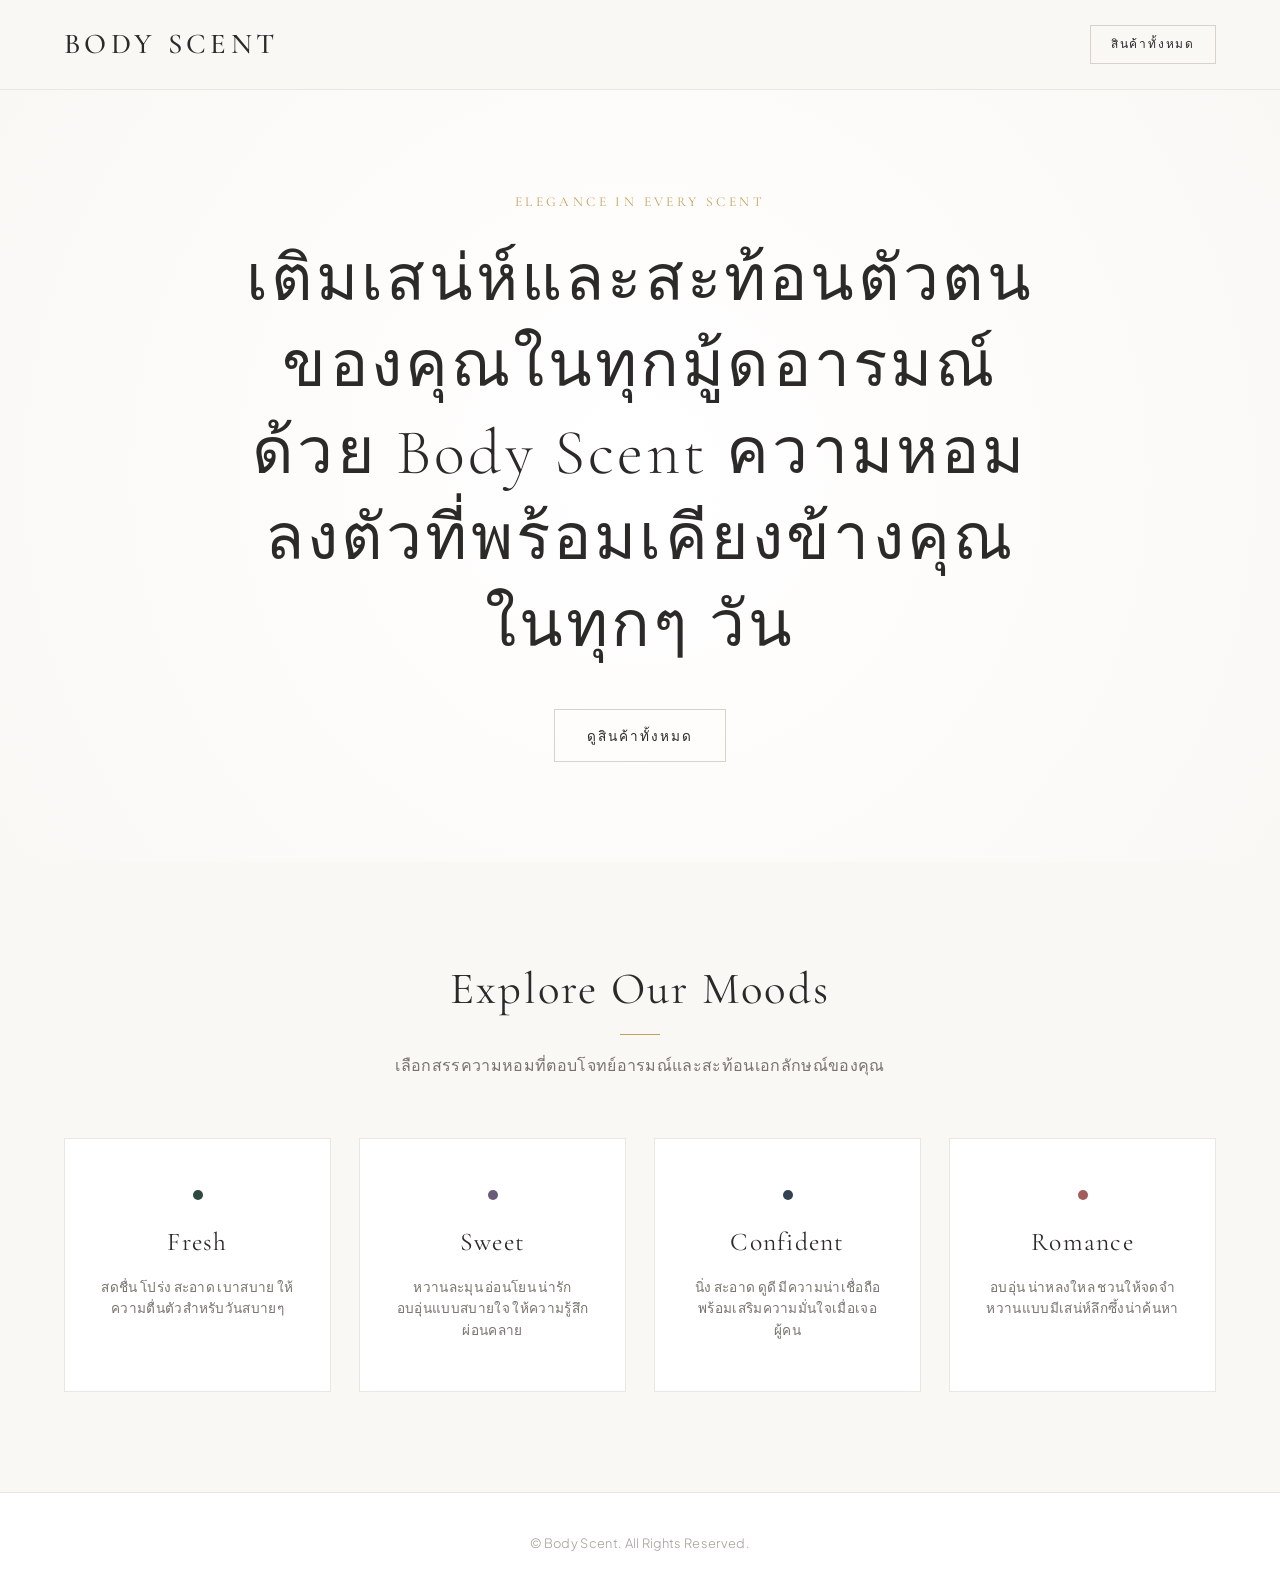
<file: index.html>
<!DOCTYPE html>
<html lang="th">
<head>
  <meta charset="UTF-8">
  <meta name="viewport" content="width=device-width, initial-scale=1.0">
  <title>Body Scent - เติมเสน่ห์และสะท้อนตัวตนของคุณ</title>
  <link rel="stylesheet" href="style.css">
</head>
<body>

  <!-- Header Navigation -->
  <header>
    <div class="container navbar">
      <a href="index.html" class="logo">Body Scent</a>
      <nav>
        <a href="product.html" class="btn btn-outline" style="padding: 8px 20px; font-size: 0.75rem;">สินค้าทั้งหมด</a>
      </nav>
    </div>
  </header>

  <!-- Hero Section -->
  <section class="section-padding text-center" style="min-height: 80vh; display: flex; align-items: center; justify-content: center; background: radial-gradient(circle, #FFFFFF 0%, #FAF8F5 100%);">
    <div class="container" style="max-width: 860px;">
      <p class="brand-font" style="letter-spacing: 0.25em; text-transform: uppercase; font-size: 0.85rem; margin-bottom: 24px; color: var(--accent-gold);">Elegance in Every Scent</p>
      <h1 style="margin-bottom: 32px; font-weight: 300; line-height: 1.35;">
        เติมเสน่ห์และสะท้อนตัวตนของคุณในทุกมู้ดอารมณ์ ด้วย Body Scent ความหอมลงตัวที่พร้อมเคียงข้างคุณในทุกๆ วัน
      </h1>
      <div style="margin-top: 40px;">
        <a href="product.html" class="btn btn-outline">ดูสินค้าทั้งหมด</a>
      </div>
    </div>
  </section>

  <!-- Section: 4 Moods -->
  <section class="section-padding" style="background-color: var(--bg-primary);">
    <div class="container">
      <div class="text-center" style="margin-bottom: 60px;">
        <h2 class="section-title">Explore Our Moods</h2>
        <p>เลือกสรรความหอมที่ตอบโจทย์อารมณ์และสะท้อนเอกลักษณ์ของคุณ</p>
      </div>

      <div class="product-grid" style="grid-template-columns: repeat(auto-fit, minmax(240px, 1fr));">
        
        <!-- Mood 1: Fresh -->
        <a href="product.html?mood=fresh" class="product-card text-center" style="text-decoration: none;">
          <div style="padding: 30px 16px;">
            <div class="mood-dot fresh" style="width: 10px; height: 10px; margin: 0 auto 20px;"></div>
            <h3 style="margin-bottom: 12px; font-family: var(--font-serif);">Fresh</h3>
            <p style="font-size: 0.85rem; line-height: 1.6;">สดชื่น โปร่ง สะอาด เบาสบาย ให้ความตื่นตัวสำหรับวันสบายๆ</p>
          </div>
        </a>

        <!-- Mood 2: Sweet -->
        <a href="product.html?mood=sweet" class="product-card text-center" style="text-decoration: none;">
          <div style="padding: 30px 16px;">
            <div class="mood-dot sweet" style="width: 10px; height: 10px; margin: 0 auto 20px;"></div>
            <h3 style="margin-bottom: 12px; font-family: var(--font-serif);">Sweet</h3>
            <p style="font-size: 0.85rem; line-height: 1.6;">หวานละมุน อ่อนโยน น่ารัก อบอุ่นแบบสบายใจ ให้ความรู้สึกผ่อนคลาย</p>
          </div>
        </a>

        <!-- Mood 3: Confident -->
        <a href="product.html?mood=confident" class="product-card text-center" style="text-decoration: none;">
          <div style="padding: 30px 16px;">
            <div class="mood-dot confident" style="width: 10px; height: 10px; margin: 0 auto 20px;"></div>
            <h3 style="margin-bottom: 12px; font-family: var(--font-serif);">Confident</h3>
            <p style="font-size: 0.85rem; line-height: 1.6;">นิ่ง สะอาด ดูดี มีความน่าเชื่อถือ พร้อมเสริมความมั่นใจเมื่อเจอผู้คน</p>
          </div>
        </a>

        <!-- Mood 4: Romance -->
        <a href="product.html?mood=romance" class="product-card text-center" style="text-decoration: none;">
          <div style="padding: 30px 16px;">
            <div class="mood-dot romance" style="width: 10px; height: 10px; margin: 0 auto 20px;"></div>
            <h3 style="margin-bottom: 12px; font-family: var(--font-serif);">Romance</h3>
            <p style="font-size: 0.85rem; line-height: 1.6;">อบอุ่น น่าหลงใหล ชวนให้จดจำ หวานแบบมีเสน่ห์ลึกซึ้งน่าค้นหา</p>
          </div>
        </a>

      </div>
    </div>
  </section>

  <!-- Footer -->
  <footer style="border-top: 1px solid var(--border-light); padding: 40px 0; background-color: var(--bg-card);" class="text-center">
    <div class="container">
      <p style="font-size: 0.8rem; color: var(--text-light);">&copy; Body Scent. All Rights Reserved.</p>
    </div>
  </footer>

  <script src="script.js"></script>
</body>
</html>
</file>
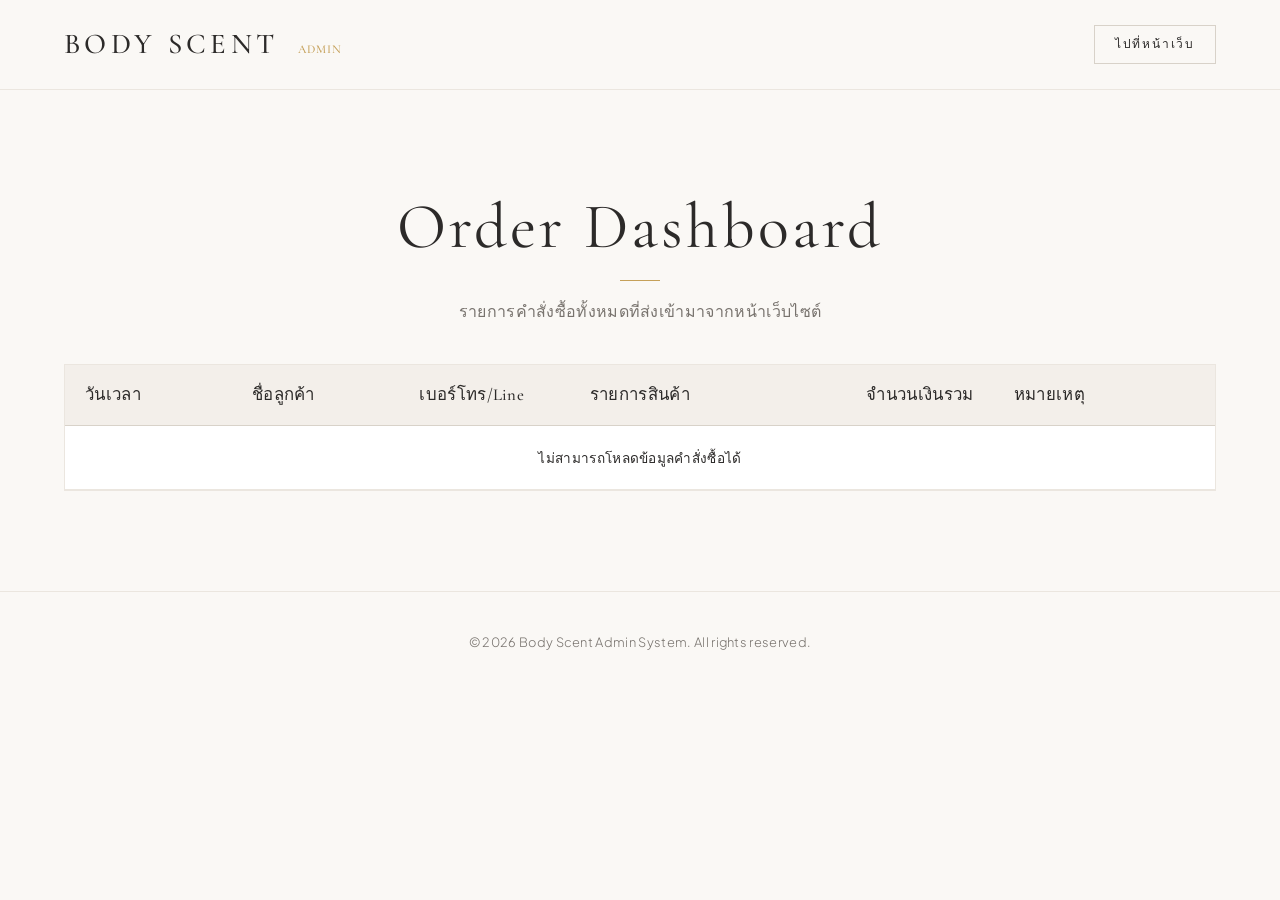
<file: admin.html>
<!DOCTYPE html>
<html lang="th">
<head>
  <meta charset="UTF-8">
  <meta name="viewport" content="width=device-width, initial-scale=1.0">
  <title>ระบบจัดการคำสั่งซื้อ — Body Scent Admin</title>
  <link rel="stylesheet" href="style.css">
  <style>
    /* Styling สำหรับตาราง Admin ให้ดูสะอาดและอ่านง่าย */
    .table-responsive {
      width: 100%;
      overflow-x: auto;
      background-color: var(--bg-card);
      border: 1px solid var(--border-light);
    }

    .admin-table {
      width: 100%;
      border-collapse: collapse;
      text-align: left;
      font-size: 0.85rem;
    }

    .admin-table th {
      padding: 16px 20px;
      background-color: var(--bg-secondary);
      color: var(--text-main);
      font-family: var(--font-serif);
      font-size: 1.05rem;
      font-weight: 500;
      border-bottom: 1px solid var(--border-medium);
      white-space: nowrap;
    }

    .admin-table td {
      padding: 16px 20px;
      border-bottom: 1px solid var(--border-light);
      color: var(--text-main);
      vertical-align: top;
    }

    .admin-table tbody tr:hover {
      background-color: var(--bg-primary);
    }
  </style>
</head>
<body>

  <!-- Navigation -->
  <header>
    <div class="container navbar">
      <a href="index.html" class="logo">Body Scent <span style="font-size: 0.75rem; color: var(--accent-gold); letter-spacing: 0.1em; margin-left: 8px;">ADMIN</span></a>
      <nav>
        <a href="index.html" class="btn btn-outline" style="padding: 8px 20px; font-size: 0.75rem;">ไปที่หน้าเว็บ</a>
      </nav>
    </div>
  </header>

  <main class="container section-padding">
    <div class="text-center" style="margin-bottom: 40px;">
      <h1 class="section-title">Order Dashboard</h1>
      <p>รายการคำสั่งซื้อทั้งหมดที่ส่งเข้ามาจากหน้าเว็บไซต์</p>
    </div>

    <!-- Table Container (script.js จะเติม tr เข้าใน tbody) -->
    <div class="table-responsive">
      <table id="ordersTable" class="admin-table">
        <thead>
          <tr>
            <th style="width: 15%;">วันเวลา</th>
            <th style="width: 15%;">ชื่อลูกค้า</th>
            <th style="width: 15%;">เบอร์โทร/Line</th>
            <th style="width: 25%;">รายการสินค้า</th>
            <th style="width: 10%;">จำนวนเงินรวม</th>
            <th style="width: 20%;">หมายเหตุ</th>
          </tr>
        </thead>
        <tbody>
          <!-- script.js จะดึงข้อมูล CSV มาใส่ให้อัตโนมัติ -->
        </tbody>
      </table>
    </div>
  </main>

  <!-- Footer -->
  <footer style="padding: 40px 0; border-top: 1px solid var(--border-light); text-align: center; font-size: 0.8rem; color: var(--text-light);">
    <div class="container">
      <p>&copy; 2026 Body Scent Admin System. All rights reserved.</p>
    </div>
  </footer>

  <script src="script.js"></script>
</body>
</html>
</file>
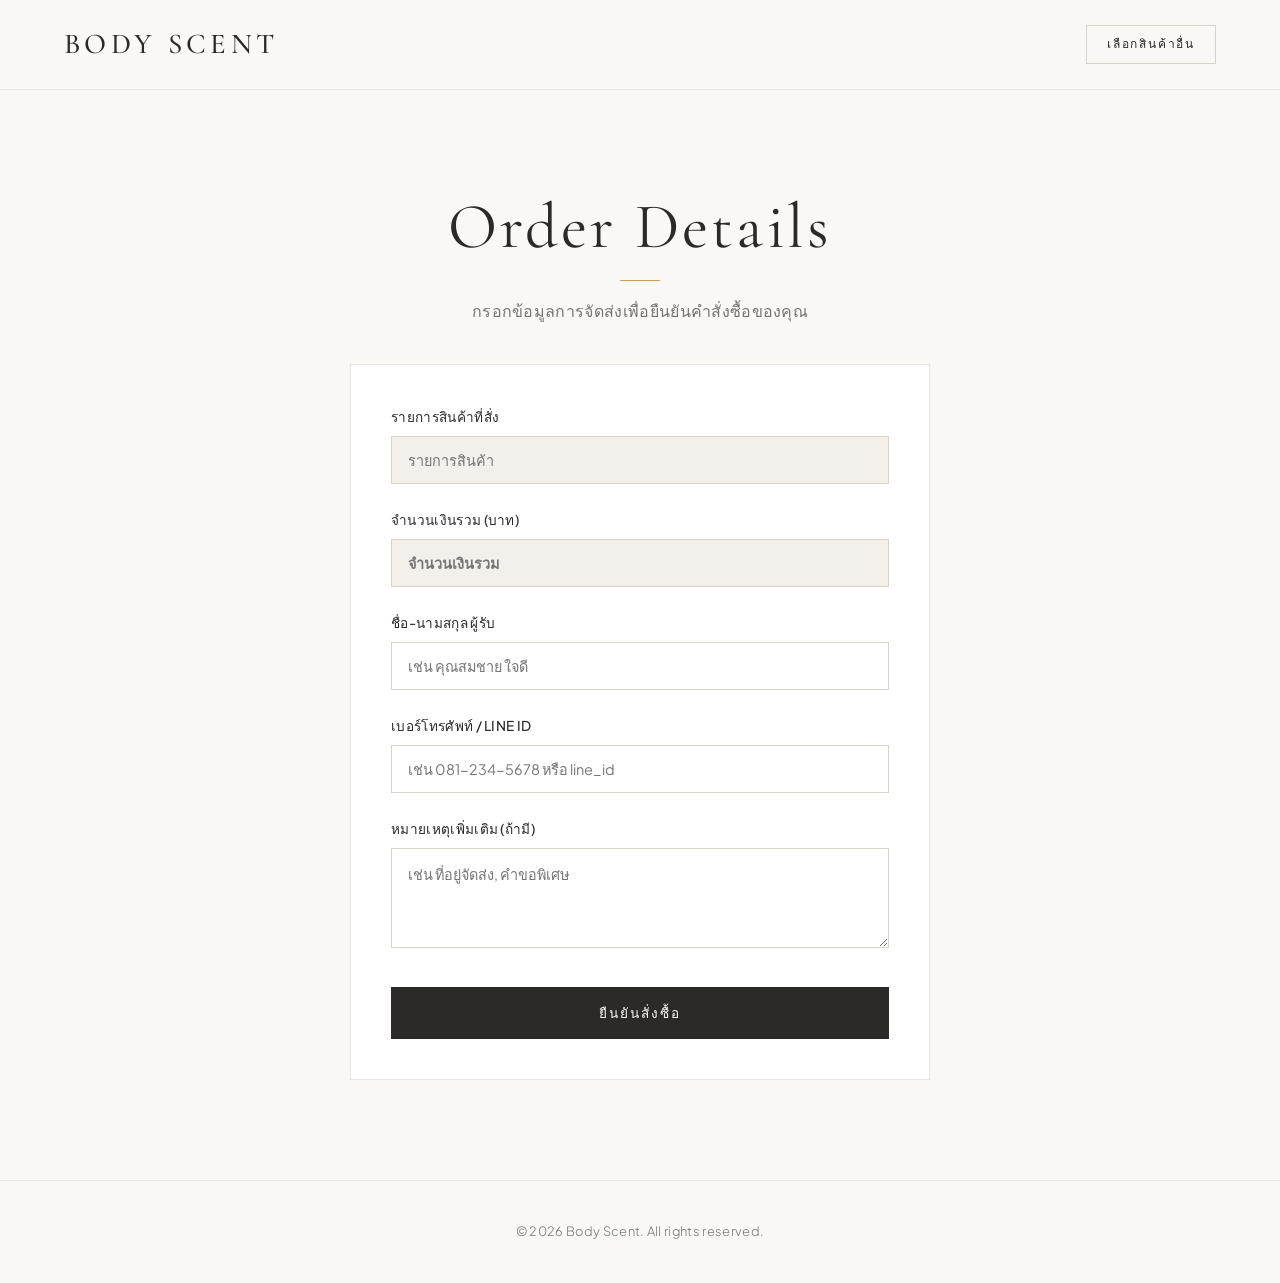
<file: order.html>
<!DOCTYPE html>
<html lang="th">
<head>
  <meta charset="UTF-8">
  <meta name="viewport" content="width=device-width, initial-scale=1.0">
  <title>สั่งซื้อสินค้า — Body Scent</title>
  <link rel="stylesheet" href="style.css">
</head>
<body>

  <!-- Navigation -->
  <header>
    <div class="container navbar">
      <a href="index.html" class="logo">Body Scent</a>
      <nav>
        <a href="product.html" class="btn btn-outline" style="padding: 8px 20px; font-size: 0.75rem;">เลือกสินค้าอื่น</a>
      </nav>
    </div>
  </header>

  <main class="container section-padding">
    <div class="text-center" style="margin-bottom: 40px;">
      <h1 class="section-title">Order Details</h1>
      <p>กรอกข้อมูลการจัดส่งเพื่อยืนยันคำสั่งซื้อของคุณ</p>
    </div>

    <!-- Order Form (script.js จะดึงข้อมูลจาก ID ทั้งหมดในนี้) -->
    <form id="orderForm" style="max-width: 580px; margin: 0 auto; background-color: var(--bg-card); padding: 40px; border: 1px solid var(--border-light);">
      
      <div class="form-group">
        <label for="items" style="display: block; margin-bottom: 8px; font-size: 0.85rem; font-weight: 500; color: var(--text-main);">รายการสินค้าที่สั่ง</label>
        <input type="text" id="items" class="form-control" placeholder="รายการสินค้า" required style="background-color: var(--bg-secondary);">
      </div>

      <div class="form-group">
        <label for="total" style="display: block; margin-bottom: 8px; font-size: 0.85rem; font-weight: 500; color: var(--text-main);">จำนวนเงินรวม (บาท)</label>
        <input type="text" id="total" class="form-control" placeholder="จำนวนเงินรวม" required style="background-color: var(--bg-secondary); font-weight: 600;">
      </div>

      <div class="form-group">
        <label for="customerName" style="display: block; margin-bottom: 8px; font-size: 0.85rem; font-weight: 500; color: var(--text-main);">ชื่อ-นามสกุล ผู้รับ</label>
        <input type="text" id="customerName" class="form-control" placeholder="เช่น คุณสมชาย ใจดี" required>
      </div>

      <div class="form-group">
        <label for="contact" style="display: block; margin-bottom: 8px; font-size: 0.85rem; font-weight: 500; color: var(--text-main);">เบอร์โทรศัพท์ / LINE ID</label>
        <input type="text" id="contact" class="form-control" placeholder="เช่น 081-234-5678 หรือ line_id" required>
      </div>

      <div class="form-group">
        <label for="note" style="display: block; margin-bottom: 8px; font-size: 0.85rem; font-weight: 500; color: var(--text-main);">หมายเหตุเพิ่มเติม (ถ้ามี)</label>
        <textarea id="note" class="form-control" placeholder="เช่น ที่อยู่จัดส่ง, คำขอพิเศษ"></textarea>
      </div>

      <div style="margin-top: 32px;">
        <button type="submit" class="btn btn-primary" style="width: 100%;">ยืนยันสั่งซื้อ</button>
      </div>

    </form>
  </main>

  <!-- Footer -->
  <footer style="padding: 40px 0; border-top: 1px solid var(--border-light); text-align: center; font-size: 0.8rem; color: var(--text-light);">
    <div class="container">
      <p>&copy; 2026 Body Scent. All rights reserved.</p>
    </div>
  </footer>

  <script src="script.js"></script>
</body>
</html>
</file>
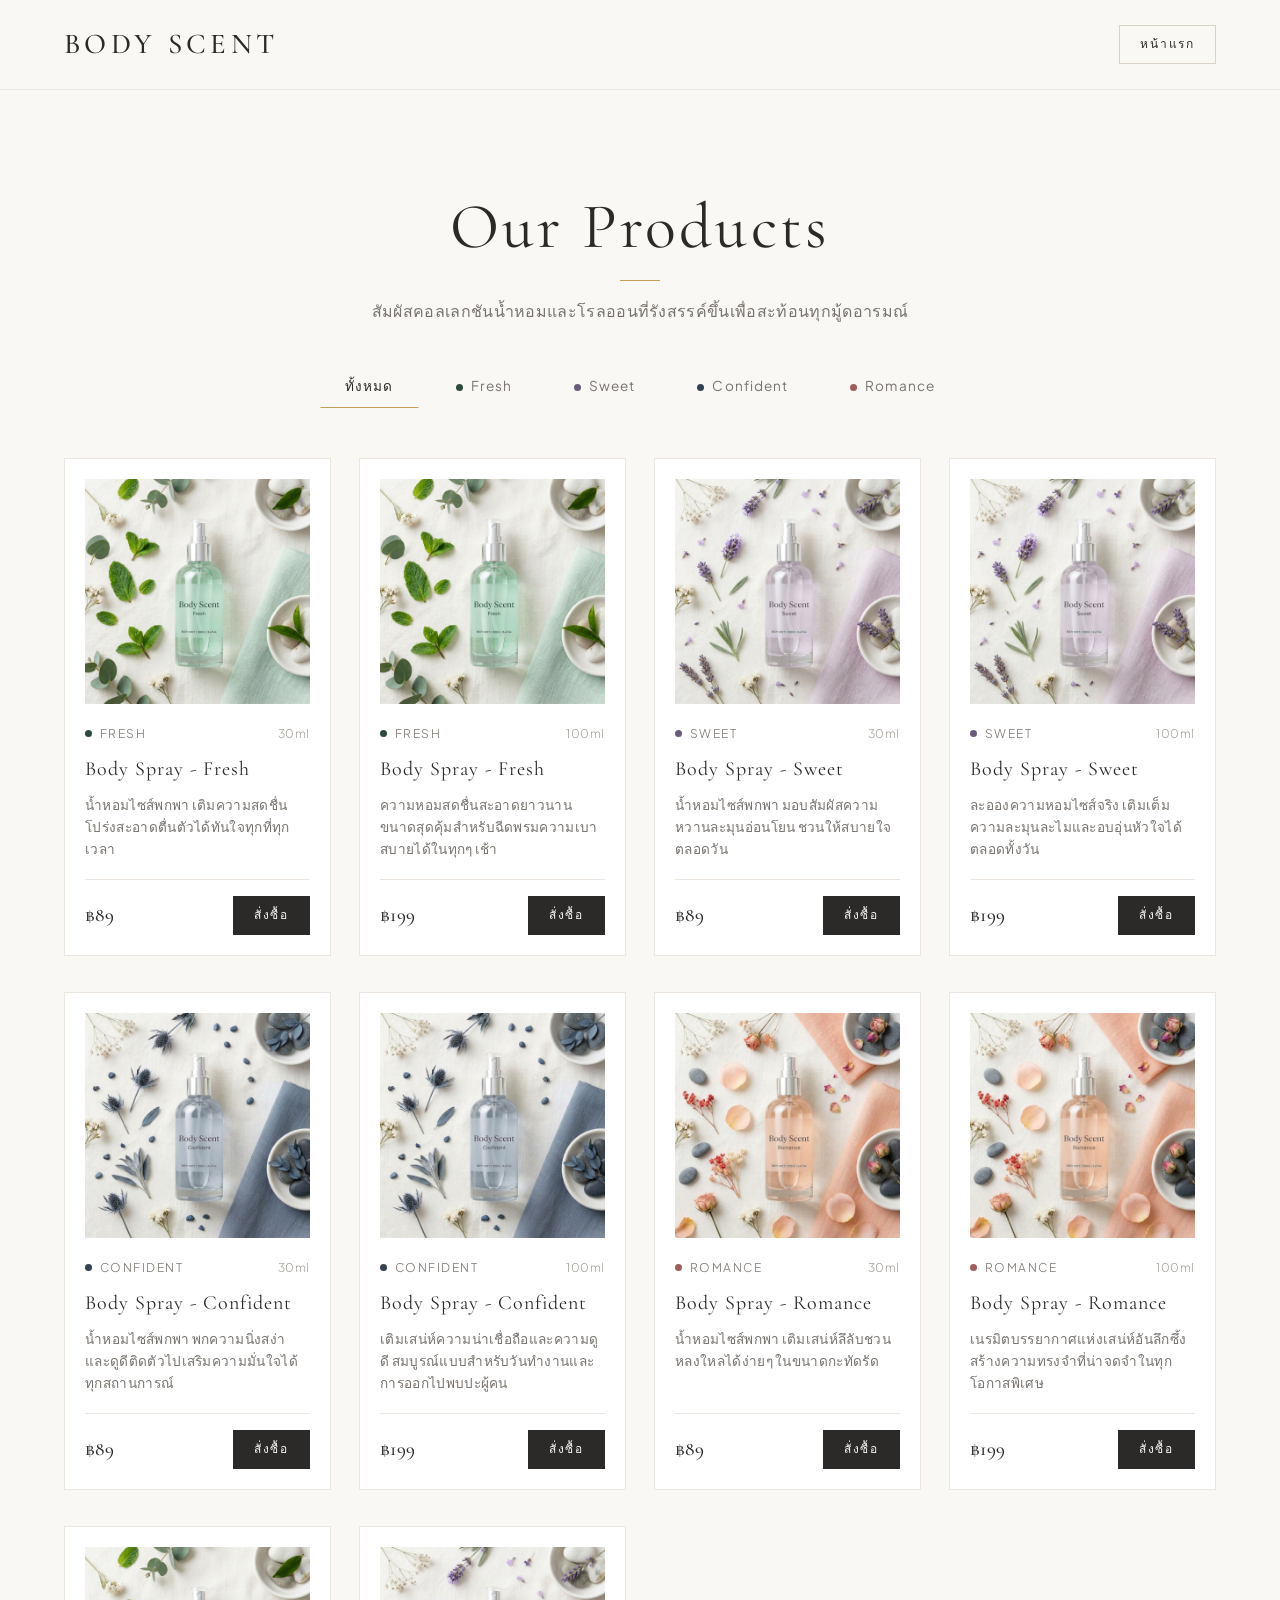
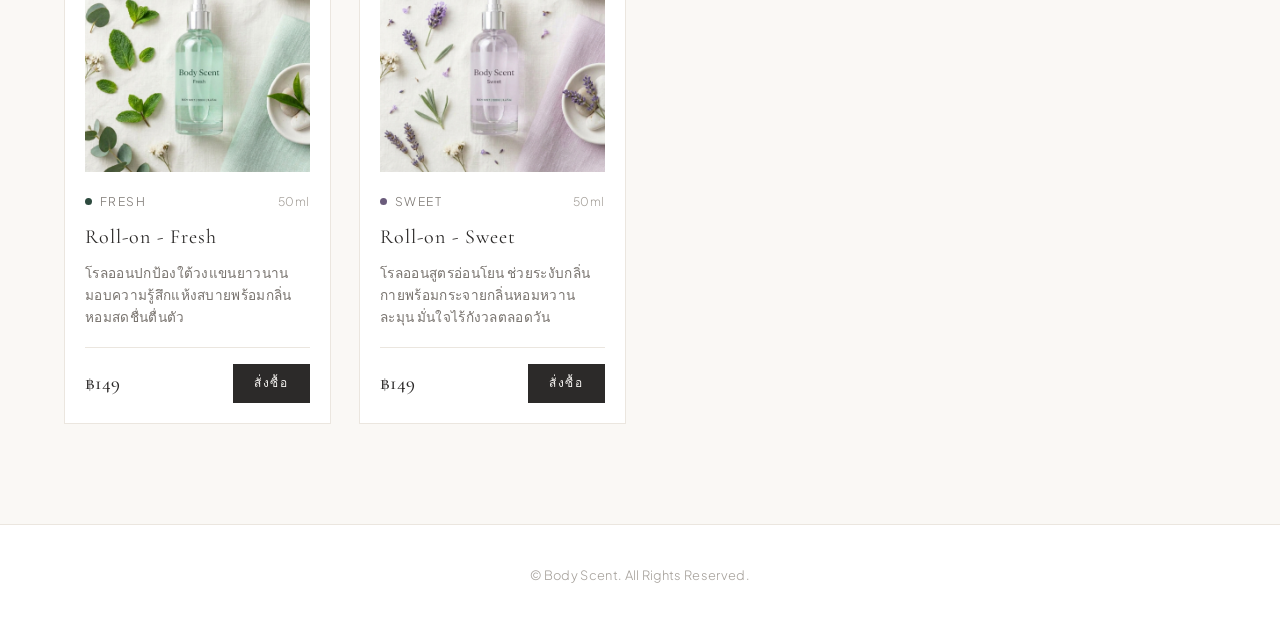
<file: product.html>
<!DOCTYPE html>
<html lang="th">
<head>
  <meta charset="UTF-8">
  <meta name="viewport" content="width=device-width, initial-scale=1.0">
  <title>สินค้าทั้งหมด - Body Scent</title>
  <link rel="stylesheet" href="style.css">
</head>
<body>

  <!-- Header Navigation -->
  <header>
    <div class="container navbar">
      <a href="index.html" class="logo">Body Scent</a>
      <nav>
        <a href="index.html" class="btn btn-outline" style="padding: 8px 20px; font-size: 0.75rem;">หน้าแรก</a>
      </nav>
    </div>
  </header>

  <!-- Main Content -->
  <main class="section-padding">
    <div class="container">
      <div class="text-center" style="margin-bottom: 40px;">
        <h1 class="section-title">Our Products</h1>
        <p>สัมผัสคอลเลกชันน้ำหอมและโรลออนที่รังสรรค์ขึ้นเพื่อสะท้อนทุกมู้ดอารมณ์</p>
      </div>

      <!-- Filter Bar (script.js จะมาดึงปุ่มและจัดการ event) -->
      <div id="filter-bar" class="filter-tabs">
        <button type="button" class="filter-btn" data-mood="all">ทั้งหมด</button>
        <button type="button" class="filter-btn" data-mood="fresh"><span class="mood-dot fresh"></span>Fresh</button>
        <button type="button" class="filter-btn" data-mood="sweet"><span class="mood-dot sweet"></span>Sweet</button>
        <button type="button" class="filter-btn" data-mood="confident"><span class="mood-dot confident"></span>Confident</button>
        <button type="button" class="filter-btn" data-mood="romance"><span class="mood-dot romance"></span>Romance</button>
      </div>

      <!-- Product List Container (script.js จะสร้างการ์ดสินค้ามาวางที่นี่) -->
      <div id="product-list" class="product-grid"></div>
    </div>
  </main>

  <!-- Footer -->
  <footer style="border-top: 1px solid var(--border-light); padding: 40px 0; background-color: var(--bg-card);" class="text-center">
    <div class="container">
      <p style="font-size: 0.8rem; color: var(--text-light);">&copy; Body Scent. All Rights Reserved.</p>
    </div>
  </footer>

  <script src="script.js"></script>
</body>
</html>
</file>
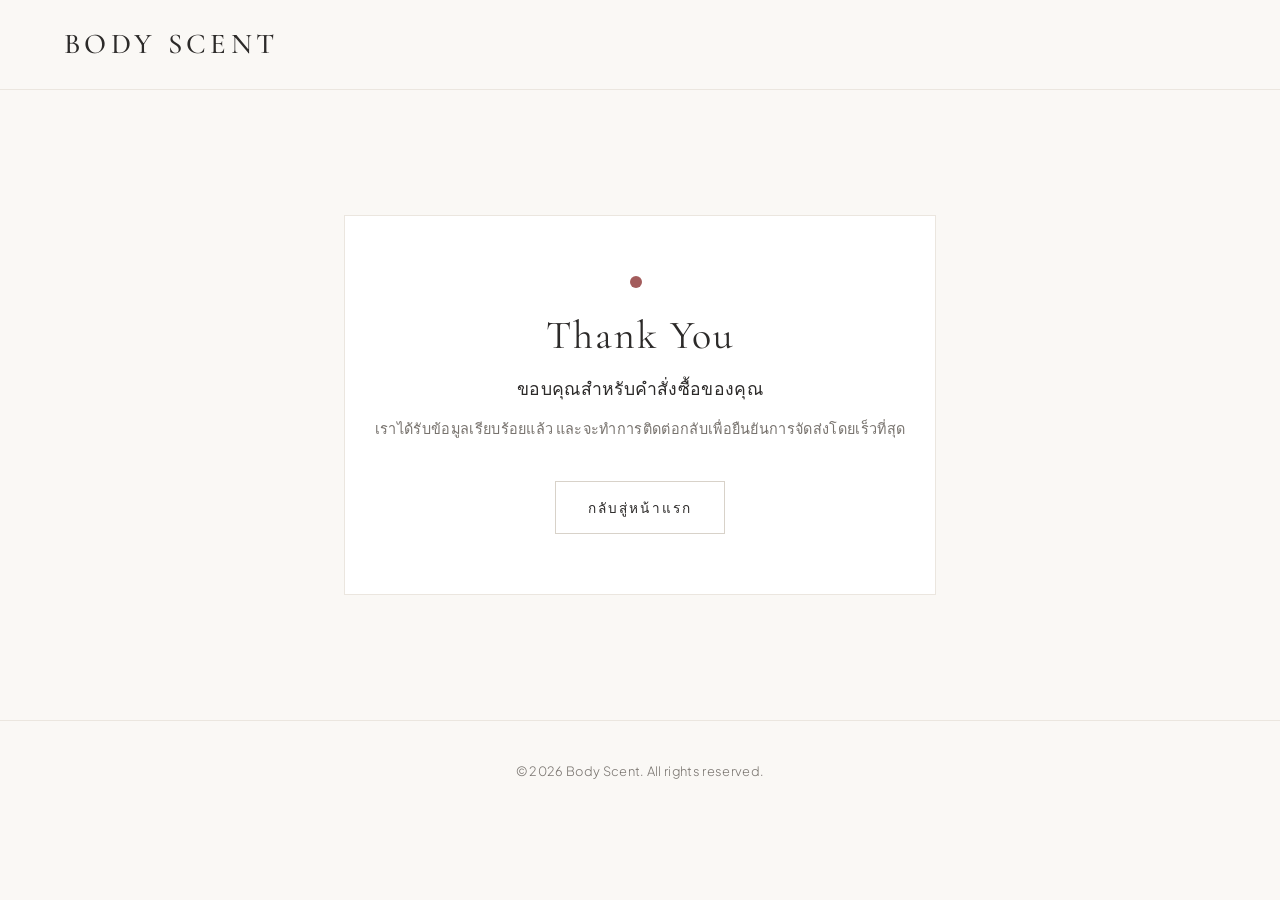
<file: thankyou.html>
<!DOCTYPE html>
<html lang="th">
<head>
  <meta charset="UTF-8">
  <meta name="viewport" content="width=device-width, initial-scale=1.0">
  <title>ขอบคุณสำหรับคำสั่งซื้อ — Body Scent</title>
  <link rel="stylesheet" href="style.css">
</head>
<body>

  <!-- Navigation -->
  <header>
    <div class="container navbar">
      <a href="index.html" class="logo">Body Scent</a>
    </div>
  </header>

  <main class="container section-padding text-center" style="min-height: 70vh; display: flex; align-items: center; justify-content: center;">
    <div style="max-width: 600px; background-color: var(--bg-card); padding: 60px 30px; border: 1px solid var(--border-light);">
      <span class="mood-dot romance" style="width: 12px; height: 12px; margin-bottom: 24px;"></span>
      <h1 class="brand-font" style="margin-bottom: 16px; font-size: 2.5rem;">Thank You</h1>
      <p style="font-size: 1.1rem; margin-bottom: 12px; color: var(--text-main);">ขอบคุณสำหรับคำสั่งซื้อของคุณ</p>
      <p style="margin-bottom: 40px; font-size: 0.9rem; color: var(--text-muted);">
        เราได้รับข้อมูลเรียบร้อยแล้ว และจะทำการติดต่อกลับเพื่อยืนยันการจัดส่งโดยเร็วที่สุด
      </p>
      <div>
        <a href="index.html" class="btn btn-outline">กลับสู่หน้าแรก</a>
      </div>
    </div>
  </main>

  <!-- Footer -->
  <footer style="padding: 40px 0; border-top: 1px solid var(--border-light); text-align: center; font-size: 0.8rem; color: var(--text-light);">
    <div class="container">
      <p>&copy; 2026 Body Scent. All rights reserved.</p>
    </div>
  </footer>

  <script src="script.js"></script>
</body>
</html>
</file>
<file: style.css>
/* ==========================================================================
   BODY SCENT - Luxury Minimalist Style Sheet
   ========================================================================== */

@import url('https://fonts.googleapis.com/css2?family=Cormorant+Garamond:wght@300;400;500;600&family=Plus+Jakarta+Sans:wght@300;400;500;600&display=swap');

:root {
  /* Color Palette (Cream / Bronze / Off-White) */
  --bg-primary: #FAF8F5;
  --bg-card: #FFFFFF;
  --bg-secondary: #F3EFEA;
  
  --text-main: #2C2A29;
  --text-muted: #78736E;
  --text-light: #A39E98;
  
  --accent-gold: #C5A059;
  --accent-gold-hover: #A88340;
  
  --border-light: #EBE6DF;
  --border-medium: #D8D2C9;
  --border-dark: #2C2A29;

  /* Mood Accents (Subtle Touches) */
  --mood-fresh: #2D4A3E;      /* เขียวเข้ม */
  --mood-sweet: #6A5B7B;      /* ม่วงกลาง */
  --mood-confident: #334252;  /* น้ำเงินเทาเข้ม */
  --mood-romance: #A35C5C;    /* แดงอ่อน */

  /* Typography */
  --font-serif: 'Cormorant Garamond', 'TH Sarabun New', serif;
  --font-sans: 'Plus Jakarta Sans', -apple-system, BlinkMacSystemFont, sans-serif;

  /* Layout Spacing */
  --container-max-width: 1200px;
  --section-padding-y: 100px;
}

/* Base Reset & Global Styles */
*, *::before, *::after {
  box-sizing: border-box;
  margin: 0;
  padding: 0;
}

html {
  scroll-behavior: smooth;
  font-size: 16px;
}

body {
  background-color: var(--bg-primary);
  color: var(--text-main);
  font-family: var(--font-sans);
  font-weight: 300;
  line-height: 1.7;
  letter-spacing: 0.02em;
  -webkit-font-smoothing: antialiased;
}

/* Typography Elements */
h1, h2, h3, h4, .brand-font {
  font-family: var(--font-serif);
  font-weight: 400;
  letter-spacing: 0.05em;
  color: var(--text-main);
}

h1 {
  font-size: clamp(2.5rem, 5vw, 4.2rem);
  line-height: 1.15;
}

h2 {
  font-size: clamp(1.8rem, 3.5vw, 2.8rem);
  line-height: 1.25;
}

h3 {
  font-size: clamp(1.3rem, 2vw, 1.8rem);
}

p {
  color: var(--text-muted);
}

a {
  color: inherit;
  text-decoration: none;
  transition: color 0.3s ease;
}

/* Layout Utilities */
.container {
  max-width: var(--container-max-width);
  margin: 0 auto;
  padding: 0 24px;
}

.section-padding {
  padding-top: var(--section-padding-y);
  padding-bottom: var(--section-padding-y);
}

.text-center {
  text-align: center;
}

/* Header & Navigation */
header {
  position: sticky;
  top: 0;
  background-color: rgba(250, 248, 245, 0.92);
  backdrop-filter: blur(10px);
  border-bottom: 1px solid var(--border-light);
  z-index: 1000;
  padding: 20px 0;
}

.navbar {
  display: flex;
  justify-content: space-between;
  align-items: center;
}

.logo {
  font-family: var(--font-serif);
  font-size: 1.8rem;
  letter-spacing: 0.15em;
  text-transform: uppercase;
  font-weight: 500;
}

/* Buttons (Fine Thin Borders & Gold Accents) */
.btn {
  display: inline-flex;
  align-items: center;
  justify-content: center;
  padding: 14px 32px;
  font-family: var(--font-sans);
  font-size: 0.85rem;
  font-weight: 500;
  letter-spacing: 0.15em;
  text-transform: uppercase;
  background: transparent;
  cursor: pointer;
  transition: all 0.4s cubic-bezier(0.16, 1, 0.3, 1);
  border: 1px solid var(--border-dark);
}

.btn-primary {
  background-color: var(--text-main);
  color: var(--bg-primary);
  border-color: var(--text-main);
}

.btn-primary:hover {
  background-color: var(--accent-gold);
  border-color: var(--accent-gold);
  color: #FFFFFF;
}

.btn-outline {
  color: var(--text-main);
  border-color: var(--border-medium);
}

.btn-outline:hover {
  border-color: var(--text-main);
  color: var(--text-main);
}

/* Mood Indicators (Subtle Minimalist Accent Points) */
.mood-dot {
  display: inline-block;
  width: 7px;
  height: 7px;
  border-radius: 50%;
  margin-right: 8px;
  vertical-align: middle;
}

.mood-dot.fresh     { background-color: var(--mood-fresh); }
.mood-dot.sweet     { background-color: var(--mood-sweet); }
.mood-dot.confident { background-color: var(--mood-confident); }
.mood-dot.romance   { background-color: var(--mood-romance); }

.mood-tag {
  font-size: 0.75rem;
  letter-spacing: 0.12em;
  text-transform: uppercase;
  display: inline-flex;
  align-items: center;
  color: var(--text-muted);
}

/* Underline accent for Section Titles */
.section-title {
  position: relative;
  margin-bottom: 16px;
}

.section-title::after {
  content: '';
  display: block;
  width: 40px;
  height: 1px;
  background-color: var(--accent-gold);
  margin: 16px auto 0;
}

/* Filter Tab Navigation */
.filter-tabs {
  display: flex;
  justify-content: center;
  gap: 12px;
  margin-bottom: 50px;
  flex-wrap: wrap;
}

.filter-btn {
  padding: 10px 24px;
  background: transparent;
  border: 1px solid transparent;
  font-family: var(--font-sans);
  font-size: 0.85rem;
  letter-spacing: 0.08em;
  color: var(--text-muted);
  cursor: pointer;
  transition: all 0.3s ease;
}

.filter-btn:hover,
.filter-btn.active {
  color: var(--text-main);
  border-bottom: 1px solid var(--accent-gold);
}

/* Product Grid & Cards */
.product-grid {
  display: grid;
  grid-template-columns: repeat(auto-fill, minmax(260px, 1fr));
  gap: 36px 28px;
}

.product-card {
  background-color: var(--bg-card);
  border: 1px solid var(--border-light);
  padding: 20px;
  display: flex;
  flex-direction: column;
  transition: transform 0.4s ease, box-shadow 0.4s ease;
}

.product-card:hover {
  transform: translateY(-4px);
  box-shadow: 0 12px 30px rgba(0, 0, 0, 0.03);
}

.product-image-wrap {
  position: relative;
  width: 100%;
  aspect-ratio: 1 / 1;
  background-color: var(--bg-secondary);
  overflow: hidden;
  margin-bottom: 20px;
}

.product-image-wrap img {
  width: 100%;
  height: 100%;
  object-fit: cover;
  transition: transform 0.6s ease;
}

.product-card:hover .product-image-wrap img {
  transform: scale(1.03);
}

.product-info {
  display: flex;
  flex-direction: column;
  flex-grow: 1;
}

.product-meta {
  display: flex;
  justify-content: space-between;
  align-items: center;
  margin-bottom: 8px;
}

.product-size {
  font-size: 0.75rem;
  color: var(--text-light);
  letter-spacing: 0.05em;
}

.product-title {
  font-family: var(--font-serif);
  font-size: 1.25rem;
  margin-bottom: 8px;
  color: var(--text-main);
}

.product-desc {
  font-size: 0.85rem;
  color: var(--text-muted);
  margin-bottom: 20px;
  flex-grow: 1;
  line-height: 1.6;
}

.product-bottom {
  display: flex;
  justify-content: space-between;
  align-items: center;
  padding-top: 16px;
  border-top: 1px solid var(--border-light);
}

.product-price {
  font-family: var(--font-serif);
  font-size: 1.2rem;
  font-weight: 500;
  color: var(--text-main);
}

/* Minimalist Form Controls */
.form-group {
  margin-bottom: 24px;
}

.form-control {
  width: 100%;
  padding: 14px 16px;
  background-color: var(--bg-card);
  border: 1px solid var(--border-medium);
  border-radius: 0;
  font-family: var(--font-sans);
  font-size: 0.9rem;
  color: var(--text-main);
  transition: border-color 0.3s ease;
}

.form-control:focus {
  outline: none;
  border-color: var(--accent-gold);
}

textarea.form-control {
  resize: vertical;
  min-height: 100px;
}

/* Minimal Divider Line */
.divider {
  height: 1px;
  background-color: var(--border-light);
  border: none;
  margin: 60px 0;
}

/* Responsive Styles */
@media (max-width: 768px) {
  :root {
    --section-padding-y: 60px;
  }

  .container {
    padding: 0 16px;
  }

  .product-grid {
    grid-template-columns: repeat(auto-fill, minmax(180px, 1fr));
    gap: 20px 16px;
  }

  .product-card {
    padding: 14px;
  }

  .btn {
    padding: 12px 24px;
    font-size: 0.8rem;
  }
}
</file>
